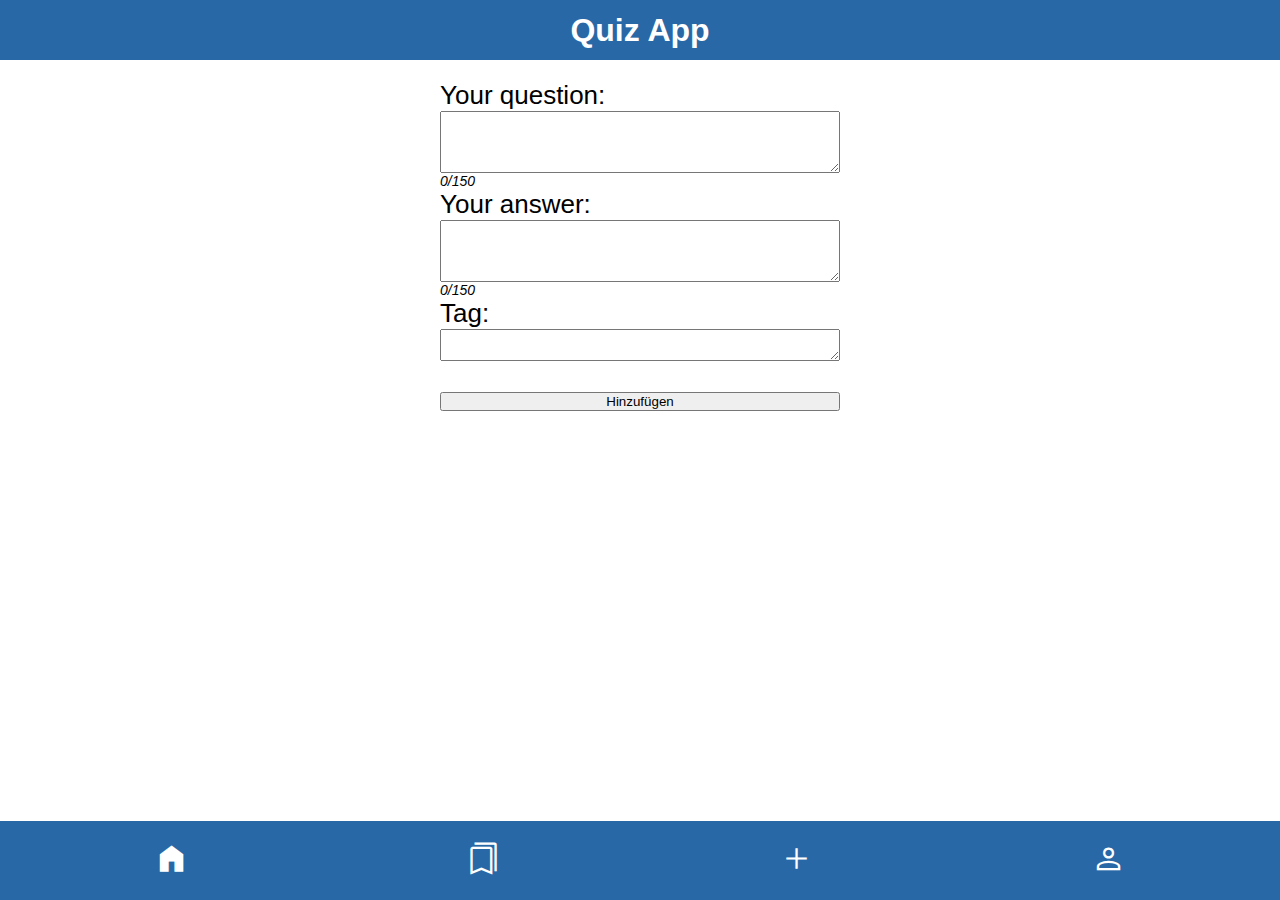
<file: add.html>
<!DOCTYPE html>
<html lang="en">
  <head>
    <meta charset="UTF-8" />
    <meta http-equiv="X-UA-Compatible" content="IE=edge" />
    <meta name="viewport" content="width=device-width, initial-scale=1.0" />
    <title>Quiz App</title>
    <link rel="stylesheet" href="./css/style.css" />

    <link
      rel="stylesheet"
      href="https://fonts.googleapis.com/css2?family=Material+Symbols+Outlined:opsz,wght,FILL,GRAD@20..48,100..700,0..1,-50..200"
    />

    <script src="./js/add.js" defer></script>
  </head>

  <body>
    <header>
      <h1>Quiz App</h1>
    </header>

    <main>
      <form data-js="form" class="form">
        <label for="question">Your question:</label>
        <textarea
          name="question"
          id="question"
          rows="4"
          cols="20"
          data-js="form-question"
          maxlength="150"
        ></textarea>

        <p data-js="textlength-question" class="textcounter"></p>
        <label for="question">Your answer:</label>
        <textarea
          name="answer"
          id="answer"
          rows="4"
          cols="20"
          data-js="form-answer"
          maxlength="150"
        ></textarea>
        <p data-js="textlength-answer" class="textcounter"></p>
        <label for="tag">Tag:</label>
        <textarea
          name="tag"
          id="question"
          rows="2"
          cols="20"
          data-js="form-tag"
        ></textarea>
        <br />
        <button type="submit" data-js="form-submit">Hinzufügen</button>
      </form>
    </main>

    <nav>
      <ul class="nav-list">
        <li>
          <a href="index.html">
            <span class="material-symbols-outlined active">home</span>
          </a>
        </li>

        <li>
          <a href="bookmarks.html"
            ><span class="material-symbols-outlined"> bookmarks </span></a
          >
        </li>

        <li>
          <a href="add.html">
            <span class="material-symbols-outlined">Add</span>
          </a>
        </li>
        <li>
          <a href="profile.html">
            <span class="material-symbols-outlined">Person</span>
          </a>
        </li>
      </ul>
    </nav>
  </body>
</html>
</file>
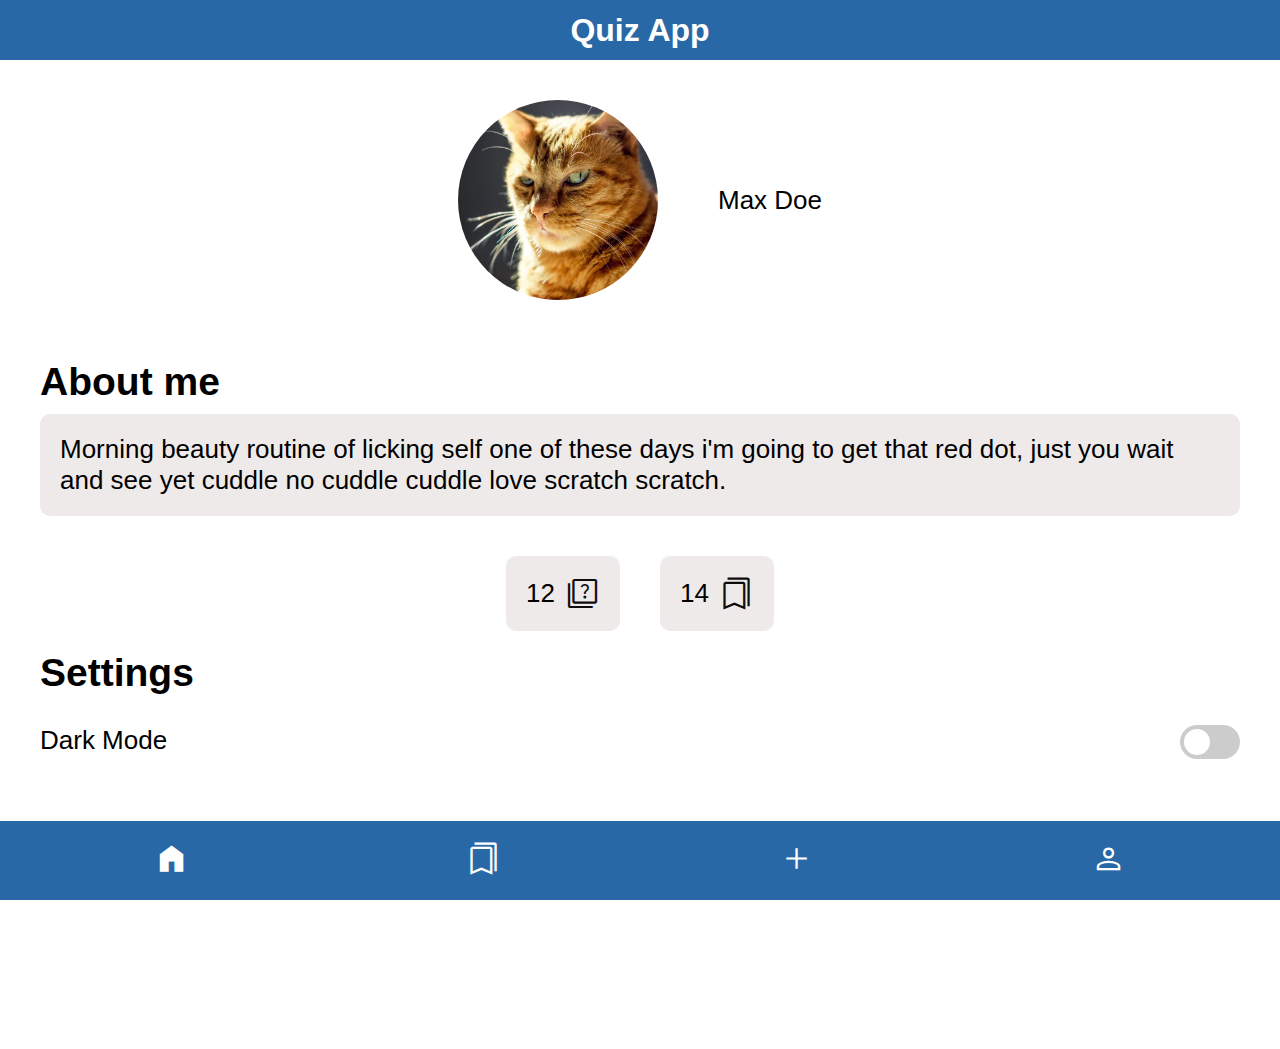
<file: profile.html>
<!DOCTYPE html>
<html lang="en">
  <head>
    <meta charset="UTF-8" />
    <meta http-equiv="X-UA-Compatible" content="IE=edge" />
    <meta name="viewport" content="width=device-width, initial-scale=1.0" />
    <title>Quiz App</title>
    <link rel="stylesheet" href="./css/style.css" />
    <link
      rel="stylesheet"
      href="https://fonts.googleapis.com/css2?family=Material+Symbols+Outlined:opsz,wght,FILL,GRAD@20..48,100..700,0..1,-50..200"
    />
  </head>

  <body>
    <header>
      <h1>Quiz App</h1>
    </header>

    <main>
      <div class="profileheader">
        <img class="profilepic" src="./sources/Cat.png" />
        <div class="profilename">Max Doe</div>
      </div>

      <div class="aboutme">
        <h2>About me</h2>
        <p class="description">
          Morning beauty routine of licking self one of these days i'm going to
          get that red dot, just you wait and see yet cuddle no cuddle cuddle
          love scratch scratch.
        </p>
      </div>

      <div class="counter">
        <div class="counterelement">
          12
          <span class="material-symbols-outlined questioncounter"> quiz </span>
        </div>

        <div class="counterelement">
          14
          <span class="material-symbols-outlined bookmarkcounter">
            bookmarks
          </span>
        </div>
      </div>

      <div class="settings">
        <h2>Settings</h2>

        <div class="settings-toggles">
          <p>Dark Mode</p>
          <label class="switch">
            <input type="checkbox" />
            <span class="slider round"></span>
          </label>
        </div>
      </div>
    </main>

     <nav>
      <ul class="nav-list">
        <li>
          <a href="index.html">
            <span class="material-symbols-outlined active">home</span>
          </a>
        </li>

        <li>
          <a href="bookmarks.html"
            ><span class="material-symbols-outlined"> bookmarks </span></a
          >
        </li>

        <li>
          <a href="add.html">
            <span class="material-symbols-outlined">Add</span>
          </a>
        </li>
              <li>
          <a href="profile.html">
            <span class="material-symbols-outlined">Person</span>
          </a>
        </li>
      </ul>
    </nav>
  </body>
</html>
</file>
<file: css/style.css>
@import url(../components/card.css);
@import url(../components/header.css);
@import url(../components/navigation.css);
@import url(../components/profile.css);
@import url(../components/icons.css);
@import url(../components/form.css);
@import url(../components/add.css);
@import url(./global.css);
</file>
